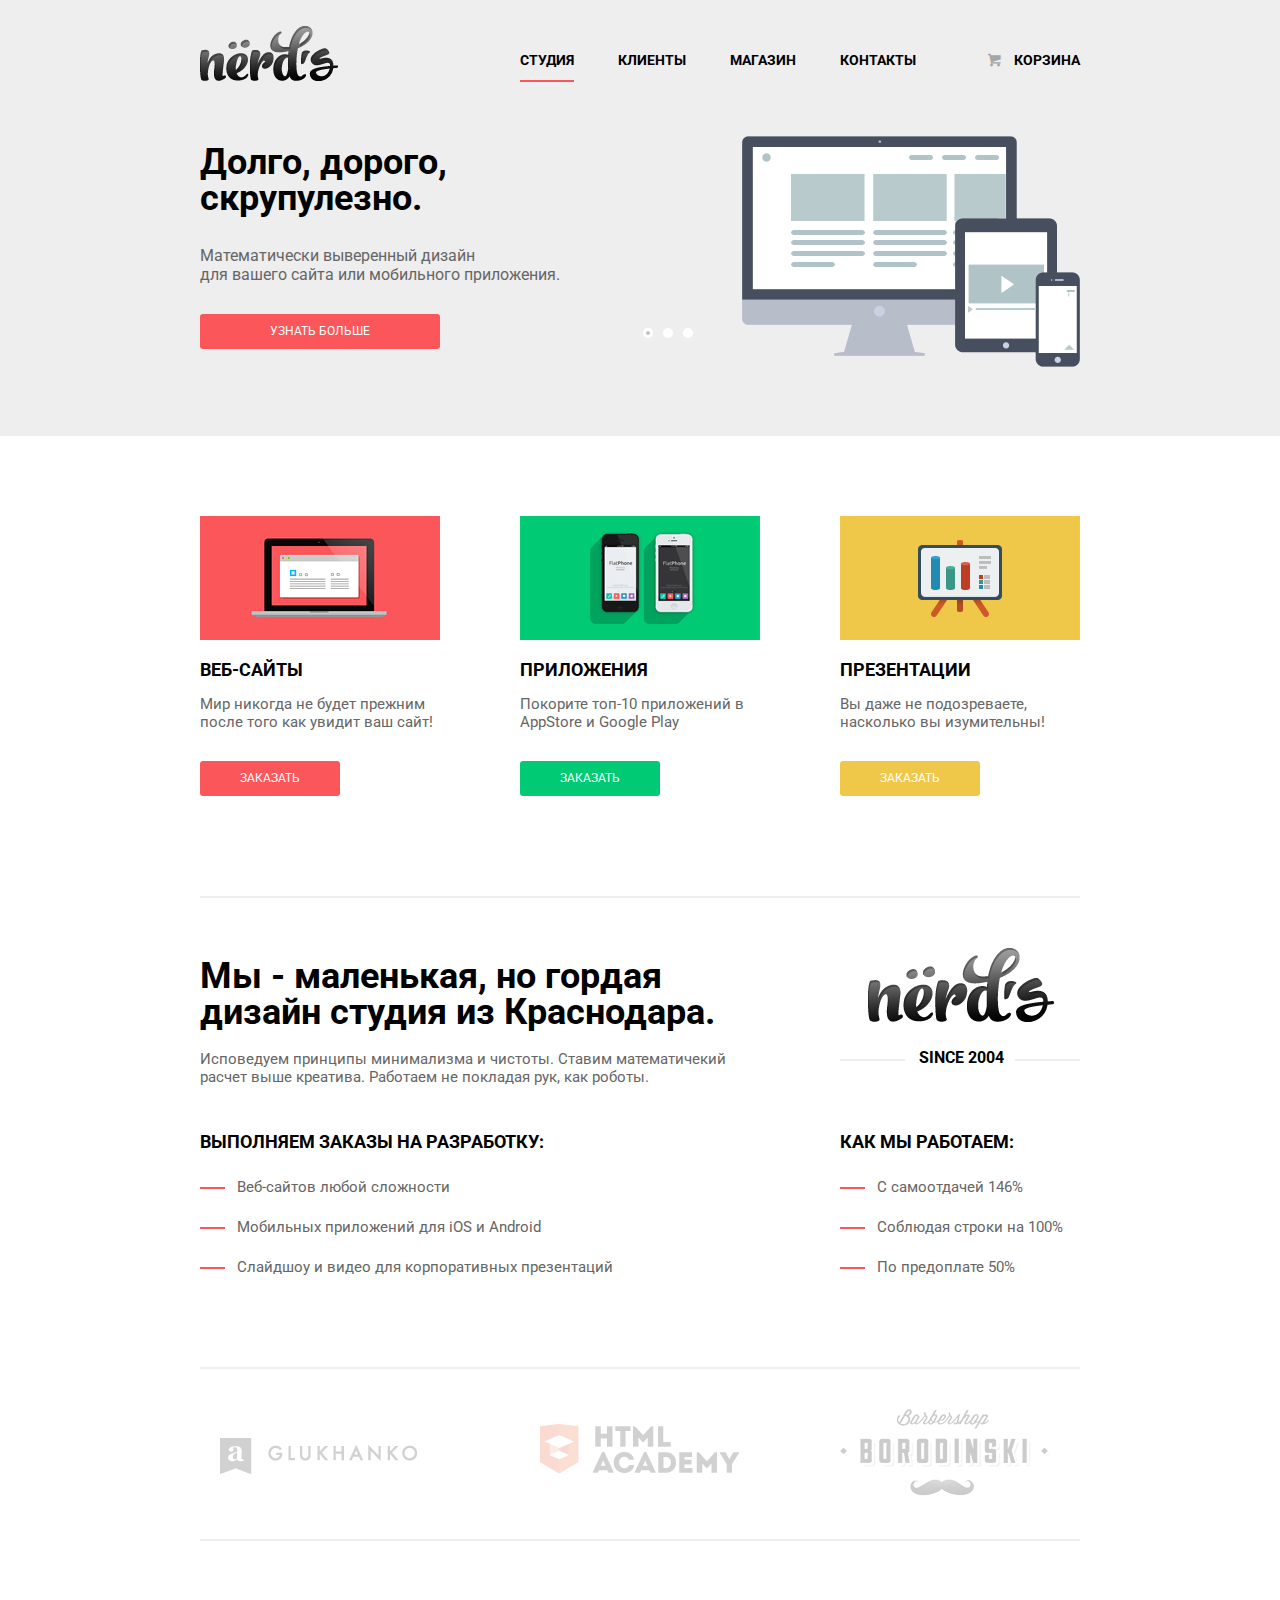
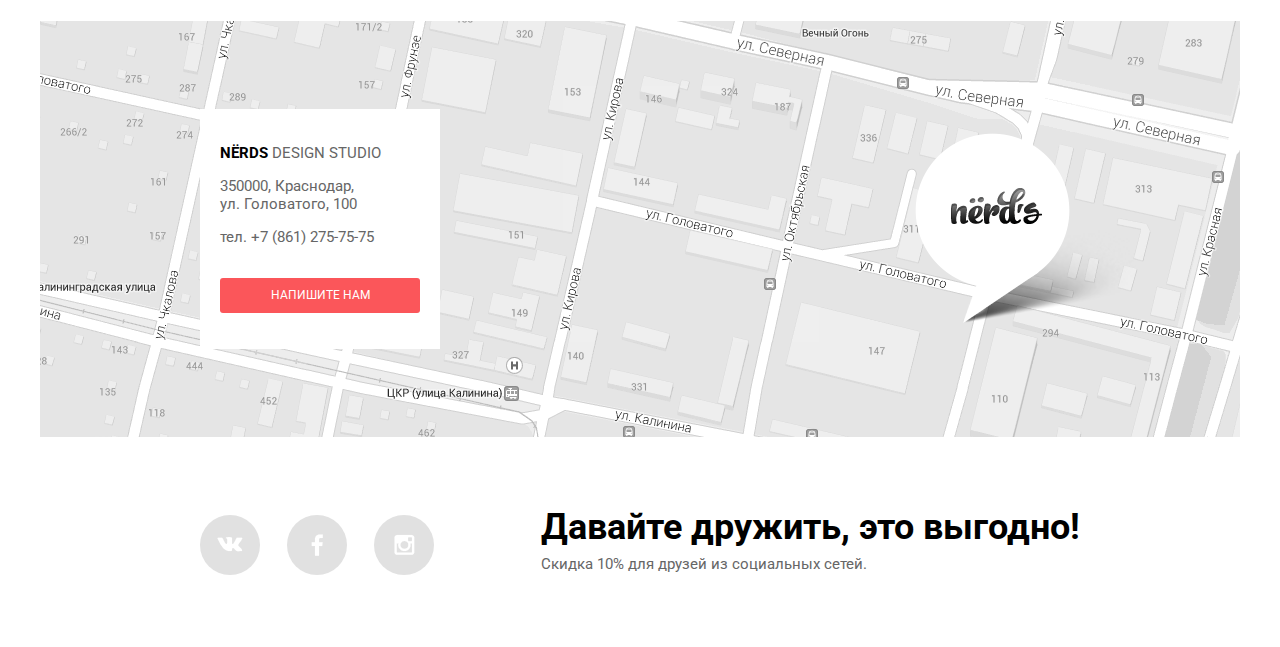
<file: index.html>
<!DOCTYPE html>
<html>
<head>
	<title>nerds</title>
	<link rel='stylesheet' href='main.css'>
	<meta charset="UTF-8">
	<link rel="stylesheet" href="css/symbols-nerds.css">
	<link href='http://fonts.googleapis.com/css?family=Roboto&subset=latin,cyrillic' rel='stylesheet' type='text/css'>
</head>
<body>
	<header>

		<div class="header-width">

			<div class='top-line'>

				<a class='logo' href="index.html"><img src="img/logo.png"></a>

				<ul class='nav-menu'>
					<li><a href='index.html' class='active-menu'>студия</a></li>
					<li><a href='#'>клиенты</a></li>
					<li><a href='catalog.html'>магазин</a></li>
					<li><a href='#'>контакты</a></li>
					<a class='cart' href='#'><span class='icon-basket'></span>корзина</a>
				</ul>

			</div>

			<div class='slider'>

				<input type="radio" id="btn-1" name="toggle" checked>
				<input type="radio" id="btn-2" name="toggle">
				<input type="radio" id="btn-3" name="toggle">

				<div class='controls'>
					<label for="btn-1"></label>
					<label for="btn-2"></label>
					<label for="btn-3"></label>
				</div>

				<div class='slider-inner'>

					<div class="slide slide-1">
						<div class='slide-info'>
							<h1>Долго, дорого,<br>скрупулезно.</h1>
							<p>Математически выверенный дизайн<br>
								для вашего сайта или мобильного приложения.</p>
							<a class="btn btn-know-more" href='#'>УЗНАТЬ БОЛЬШЕ</a>
						</div>
						<div class='slide-img'>
							<img src='img/slide-1.png' alt='image'>
						</div>
					</div>

					<div class="slide slide-2">
						<div class='slide-info'>
							<h1>Любите ли вы математику, как любим ее мы?</h1>
							<p>Нашим дизайнерам мы удаляем нейроны, ответственные<br>
								за креатив, чтобы дать им возможность все просчитать</p>
							<a class="btn btn-know-more" href='#'>УЗНАТЬ БОЛЬШЕ</a>
						</div>
						<div class='slide-img'>
							<img src='img/slide-2.png' alt='image'>
						</div>
					</div>

					<div class="slide slide-3">
						<div class='slide-info'>
							<h1>Только наркотики,<br>только хардкор!</h1>
							<p>Все дизайнерские решения в нашей компании принимаются<br>
								только под воздействием качественных галлюциногенов</p>
							<a class="btn btn-know-more" href='#'>УЗНАТЬ БОЛЬШЕ</a>
						</div>
						<div class='slide-img'>
							<img src='img/slide-3.png' alt='image'>
						</div>
					</div>

			</div>
		</div>
	</div>

	</header>

	<main>

			 <div class='services'>

						<div class='col-1-3'>
							<img src="img/service-1.png">
							<h2>веб-сайты</h2>
							<p>Мир никогда не будет прежним<br>после того как увидит ваш сайт!</p>
							<a class='btn btn-order btn-order-1' href='#'>заказать</a>
						</div>

						<div class='col-1-3'>
							<img src="img/service-2.png">
							<h2>приложения</h2>
							<p>Покорите топ-10 приложений в AppStore и Google Play</p>
							<a class='btn btn-order btn-order-2' href='#'>заказать</a>
						</div>

						<div class='col-1-3'>
							<img src="img/service-3.png">
							<h2>презентации</h2>
							<p>Вы даже не подозреваете, насколько вы изумительны!</p>
							<a class='btn btn-order btn-order-3' href='#'>заказать</a>
						</div>

				</div>

				<div class='main-section'>
					<h1>Мы - маленькая, но гордая дизайн студия из Краснодара.</h1>
					<p>Исповедуем принципы минимализма и чистоты. Ставим математичекий расчет выше креатива. Работаем не покладая рук, как роботы.</p>
				</div>

				<div class='aside'>
					<img class='logo-image' src="img/logo-big.png">
					<div class='since'>SINCE 2004</div>
				</div>

				<div class='main-section'>
					<h2>выполняем заказы на разработку:</h2>
					<ul>
						<li class='list-order'>Веб-сайтов любой сложности</li>
						<li class='list-order'>Мобильных приложений для iOS и Android</li>
						<li class='list-order'>Слайдшоу и видео для корпоративных презентаций</li>
					</ul>
				</div>

				<div class='aside'>
					<h2>как мы работаем:</h2>
					<ul>
						<li class='list-order'>С самоотдачей 146%</li>
						<li class='list-order'>Соблюдая строки на 100%</li>
						<li class='list-order'>По предоплате 50%</li>
					</ul>
				</div>


				<div class='partners'>
					<a class='col-1-3' href='#'><img src='img/logo-glukhanko-active.png'></a>
					<a class='col-1-3' href='#'><img src='img/logo-academy-active.png'></a>
					<a class='col-1-3' href='#'><img src='img/logo-barbershop-active.png'></a>
				</div>

	</main>

	<footer>
		<div class='map'>
			<div class='map-width'>
					<div class='address'>
						<p><strong>NЁRDS</strong> DESIGN STUDIO</p>
						<p>350000, Краснодар,<br> ул. Головатого, 100</p>
						<p>тел. +7 (861) 275-75-75</p>
						<a class='btn btn-write-us' href='#'>НАПИШИТЕ НАМ</a>

						<div class='feedback-popup'>
							<form class="feedback-form" action="/auth" method="post">
								<label class='label-text-1' for="name">Ваше имя:</label>
								<label class='label-text-2' for="email">Ваше e-mail:</label>
								<input class="name-field" name="name" id="name" placeholder="Представьтесь, пожалуйста" type="text">
								<input class="email-field" name="email" id="email" placeholder="Для отправки ответа" type="text">
								<label for="letter-field">Текст письма:</label>
								<textarea rows="6" name="letter-field" id="letter-field">В свободной форме</textarea>
								<input class="btn btn-submit" value="Отправить" type="submit">
								<input class="btn btn-submit btn-submit-close" value="Отменить" type="submit">
							</form>
						</div>

					</div>
					<img class='map-label' src='img/map-label.png'>
				</div>
			</div>
		<div class="footer-footer">
			<div class='social-networks'>
				<a class='icon-social icon-social-vk' href='#'></a>
				<a class='icon-social icon-social-fb' href='#'></a>
				<a class='icon-social icon-social-inst' href='#'></a>
			</div>
			<div class="footer-text">
				<h1>Давайте дружить, это выгодно!</h1>
				<p>Скидка 10% для друзей из социальных сетей.</p>
			</div>
		</div>
	</footer>
 </body>
 </html>
</file>
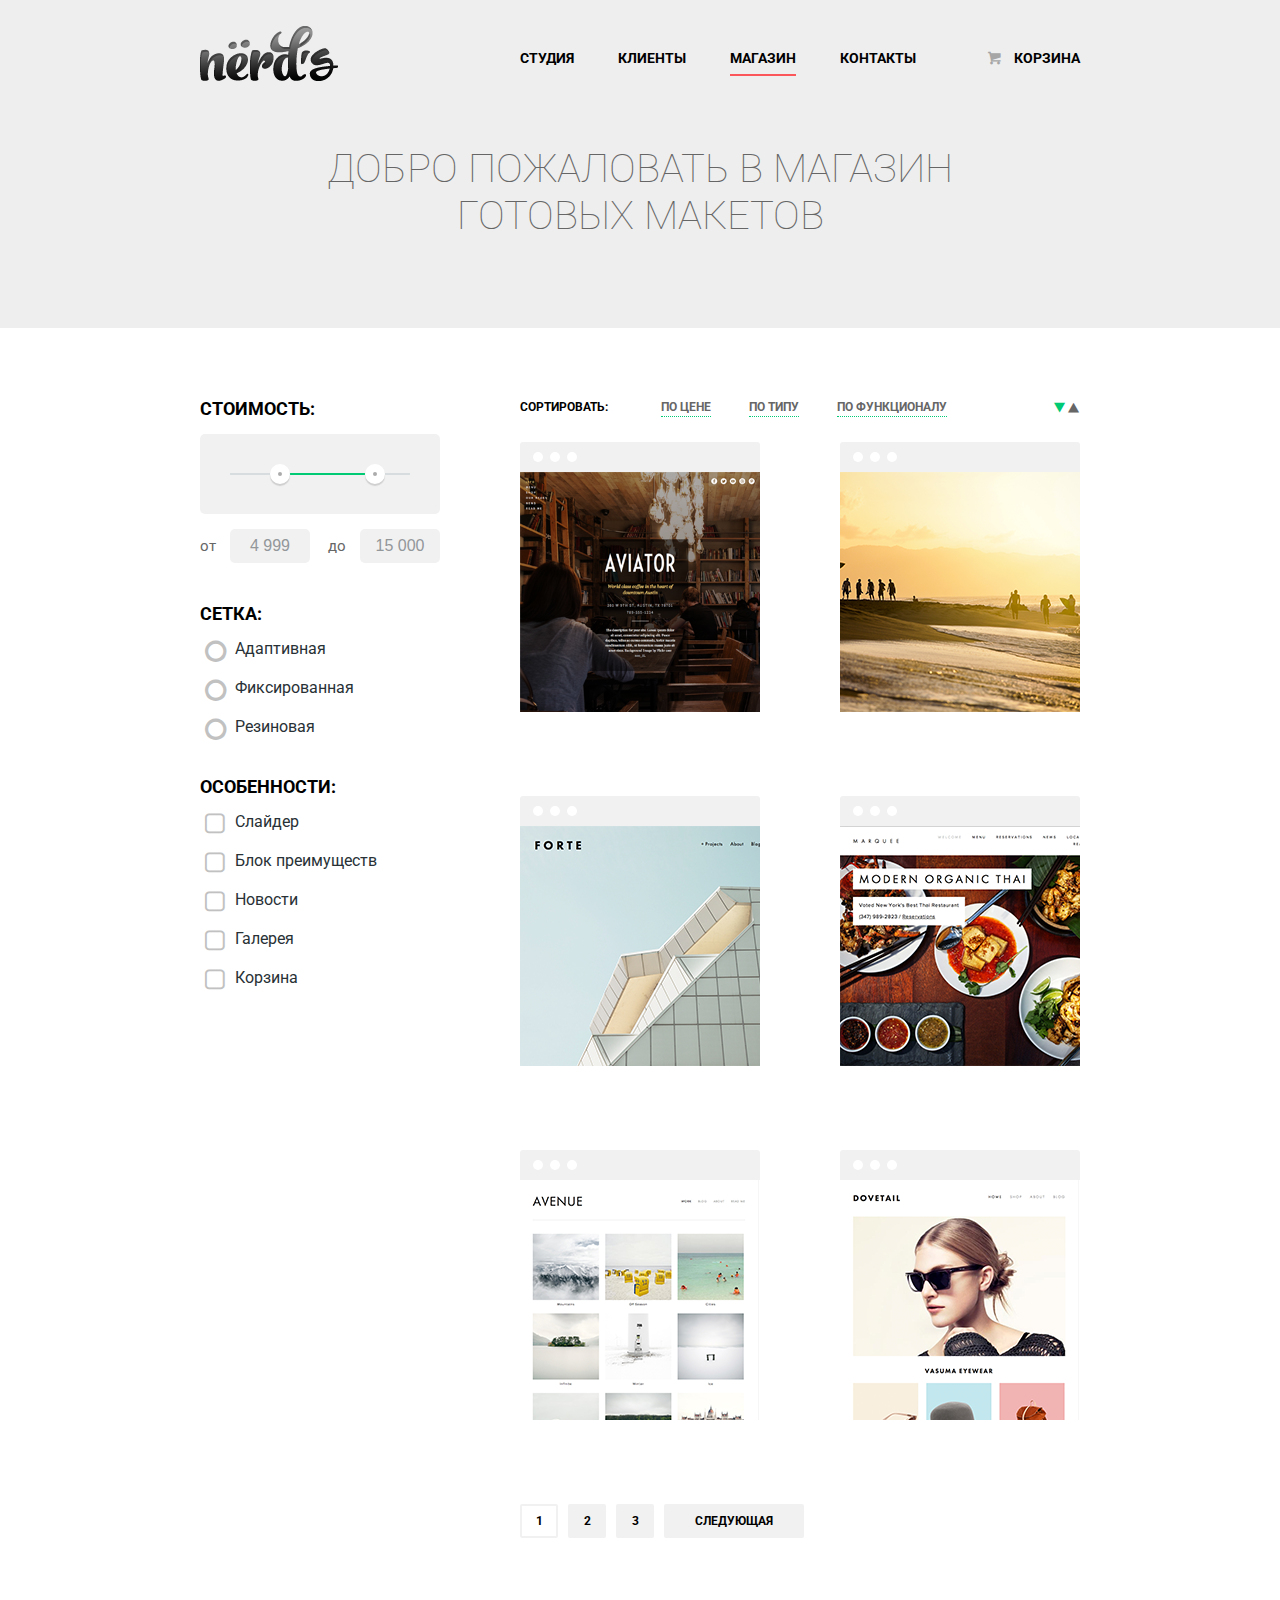
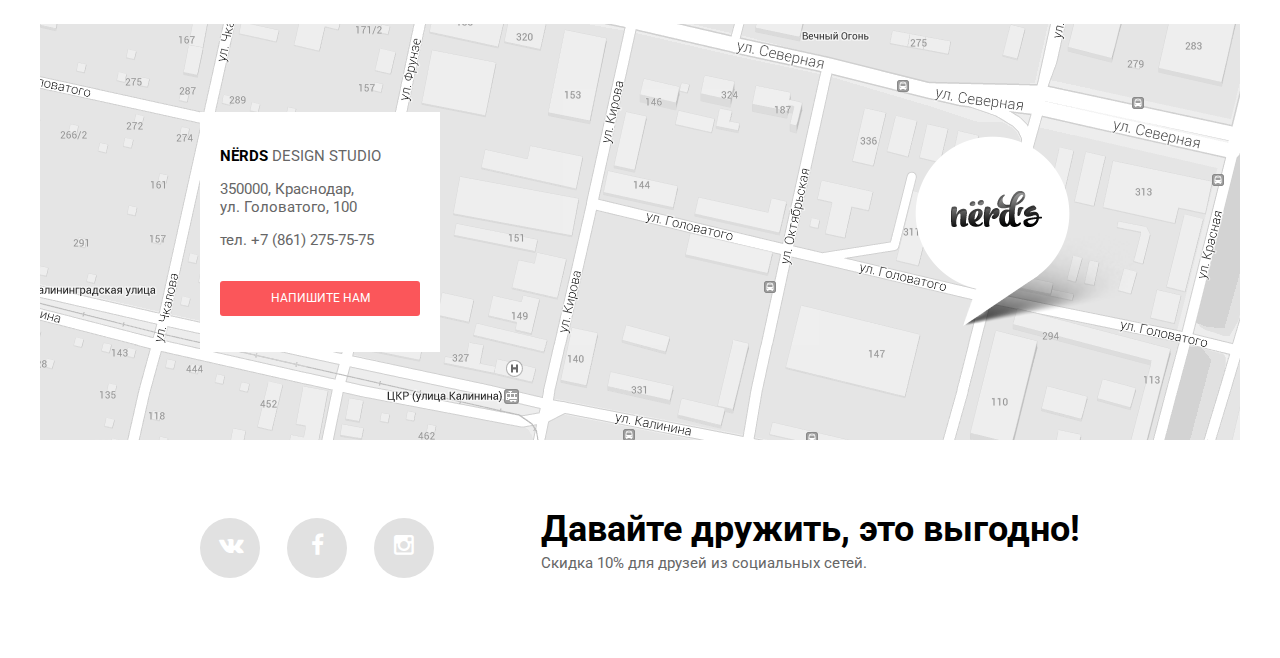
<file: catalog.html>
<!DOCTYPE html>
<html>
<head>
	<title>catalog</title>
	<link rel='stylesheet' href='main-2.css'>
	<meta charset="UTF-8">
	<link rel="stylesheet" href="css/symbols-nerds.css">
	<link href='http://fonts.googleapis.com/css?family=Roboto&subset=latin,cyrillic' rel='stylesheet' type='text/css'>
</head>
<body>
	<header>

		<div class="header-width">

			<div class='top-line'>

				<a class='logo' href="index.html"><img src="img/logo.png"></a>

				<ul class='nav-menu'>
					<li><a href='index.html'>студия</a></li>
					<li><a href='#'>клиенты</a></li>
					<li><a href='catalog.html' class='active-menu'>магазин</a></li>
					<li><a href='#'>контакты</a></li>
					<a class='cart' href='#'><span class='icon-basket'></span>корзина</a>

				</ul>

			</div>

			<div class='mega-title'>ДОБРО ПОЖАЛОВАТЬ В МАГАЗИН ГОТОВЫХ МАКЕТОВ</div>

	</div>

	</header>

	<main>

		<aside>

			<div class="range-filter">
				<h2>СТОИМОСТЬ:</h2>
				<div class="range-controls">
					<div class="scale"><div style="margin-left:50px;width:100px;" class="bar"></div></div>
					<div class="toggle min-toggle"></div>
					<div class="toggle max-toggle"></div>
				</div>
				<div class="price-controls">
					от <input class="min-price" type="text" value="4 999">
					до <input class="max-price" type="text" value="15 000">
				</div>
			</div>

			<form class='grid-form'>
				<h2>СЕТКА:</h2>

				<div class='form-row'>
					<input type='radio' name='grid-type' id='grid-type-1'></input>
					<label for='grid-type-1'>
						<span class='icon-circle'></span>
						Адаптивная
					</label>
				</div>

				<div class='form-row'>
					<input type='radio' name='grid-type' id='grid-type-2'></input>
					<label for='grid-type-2'>
						<span class='icon-circle'></span>
						Фиксированная
					</label>
				</div>

				<div class='form-row'>
					<input type='radio' name='grid-type' id='grid-type-3'></input>
					<label for='grid-type-3'>
						<span class='icon-circle'></span>
						Резиновая
					</label>
				</div>

			</form>



			<form class='features-form'>

				<h2>ОСОБЕННОСТИ:</h2>

				<div class='form-row'>
					<input type='checkbox' name='features-slider' id='features-1'></input>
					<label for='features-1'>
						<span class='icon-check-off'></span>
						Слайдер
					</label>
				</div>

				<div class='form-row'>
					<input type='checkbox' name='features-block' id='features-2'></input>
					<label for='features-2'>
						<span class='icon-check-off'></span>
						Блок преимуществ
					</label>
				</div>

				<div class='form-row'>
					<input type='checkbox' name='features-news' id='features-3'></input>
					<label for='features-3'>
						<span class='icon-check-off'></span>
						Новости
					</label>
				</div>

				<div class='form-row'>
					<input type='checkbox' name='features-gallery' id='features-4'></input>
					<label for='features-4'>
						<span class='icon-check-off'></span>
						Галерея
					</label>
				</div>

				<div class='form-row'>
					<input type='checkbox' name='features-cart' id='features-5'></input>
					<label for='features-5'>
						<span class='icon-check-off'></span>
						Корзина
					</label>
				</div>

			</form>

		</aside>

		<div class="sorting">

				<span class='sort-caption'>СОРТИРОВАТЬ:</span>
				<a class='sort-by' href='#'>ПО ЦЕНЕ</a>
				<a class='sort-by' href='#'>ПО ТИПУ</a>
				<a class='sort-by' href='#'>ПО ФУНКЦИОНАЛУ</a>
				<a class='icon-up-dir' href='#'></a>
				<a class='icon-down-dir' href='#'></a>

		</div>

		<div class="container">

			<div class='item'>
				<a class='template-item' href="#">
					<div class='window-border'>
						<div class='circle'></div>
					</div>
					<img src="img/template-1.png" alt="template image">
					<div class='active-item'>
						<h3>AVIATOR</h3>
						<p>Интернет-магазин<br> с личным кабинетом</p>
						<a class='btn-item' href='#'>10 000 Р.</a>
					</div>
				</a>
			</div>

			<div class='item'>
				<a class='template-item' href="#">
					<div class='window-border'>
						<div class='circle'></div>
					</div>
					<img src="img/template-2.png" alt="template image">
					<div class='active-item'>
						<h3>SUNSET</h3>
						<p>Интернет-магазин<br> с личным кабинетом</p>
						<a class='btn-item' href='#'>10 000 Р.</a>
					</div>
				</a>
			</div>

			<div class='item'>
				<a class='template-item' href="#">
					<div class='window-border'>
						<div class='circle'></div>
					</div>
					<img src="img/template-3.png" alt="template image">
				</a>
					<div class='active-item'>
						<h3>FORTE</h3>
						<p>Интернет-магазин<br> с личным кабинетом</p>
						<a class='btn-item' href='#'>10 000 Р.</a>
					</div>
				</a>
			</div>

			<div class='item'>
				<a class='template-item' href="#">
					<div class='window-border'>
						<div class='circle'></div>
					</div>
					<img src="img/template-4.png" alt="template image">
				</a>
					<div class='active-item'>
						<h3>MARQUEE</h3>
						<p>Интернет-магазин<br> с личным кабинетом</p>
						<a class='btn-item' href='#'>10 000 Р.</a>
					</div>
				</a>
			</div>

			<div class='item'>
				<a class='template-item' href="#">
					<div class='window-border'>
						<div class='circle'></div>
					</div>
					<img src="img/template-5.png" alt="template image">
				</a>
					<div class='active-item'>
						<h3>AVENUE</h3>
						<p>Интернет-магазин<br> с личным кабинетом</p>
						<a class='btn-item' href='#'>10 000 Р.</a>
					</div>
				</a>
			</div>

			<div class='item'>
				<a class='template-item' href="#">
					<div class='window-border'>
						<div class='circle'></div>
					</div>
					<img src="img/template-6.png" alt="template image">
				</a>
					<div class='active-item'>
						<h3>DOVETAIL</h3>
						<p>Интернет-магазин<br> с личным кабинетом</p>
						<a class='btn-item' href='#'>10 000 Р.</a>
					</div>
				</a>
			</div>

			<ul class='page-number-block'>
				<li class='selected-page-number'><a class='page-number digit active-page' href='#'>1</a></li>
				<li class='selected-page-number'><a class='page-number digit' href='#'>2</a></li>
				<li class='selected-page-number'><a class='page-number digit' href='#'>3</a></li>
				<li class='selected-page-number'><a class='page-number next-page' href='#'>СЛЕДУЮЩАЯ</a></li>
			</ul>

		</div>



	</main>

	<footer>
		<div class='map'>
			<div class='map-width'>
					<div class='address'>
						<p><strong>NЁRDS</strong> DESIGN STUDIO</p>
						<p>350000, Краснодар,<br> ул. Головатого, 100</p>
						<p>тел. +7 (861) 275-75-75</p>
						<a class='btn btn-write-us' href="#">НАПИШИТЕ НАМ</a>
					</div>
					<img class='map-label' src='img/map-label.png'>
				</div>
			</div>
		<div class="footer-footer">
			<div class='social-networks'>
				<a class='social' href='#'><div class='icon-social icon-vk'></div></a>
				<a class='social' href='#'><div class='icon-social icon-facebook'></div></a>
				<a class='social' href='#'><div class='icon-social icon-instagramm'></div></a>
			</div>
			<div class="footer-text">
				<h1>Давайте дружить, это выгодно!</h1>
				<p>Скидка 10% для друзей из социальных сетей.</p>
			</div>
		</div>
	</footer>
 </body>
 </html>
</file>
<file: main.css>
body {
	margin: 0;
	font-family: 'Roboto', sans-serif;
	font-size: 15px;
	color: #666;
}

header {
	height: 436px;
	background: #eee;
}

.header-width {
	width: 880px;
	height: 435px;
	margin: 0 auto;
}

.logo {
	float: left;
	margin-top: 25px;
}

header a {
	display: inline-block;
	text-decoration: none;
	text-transform: uppercase;
	font-size: 14px;
	color: #000;
}

.nav-menu a:hover {
	color: #f87f81;
}

.nav-menu {
	float: right;
	width: 560px;
	height: 85px;
	list-style: none;
	margin-top: -10px;
}

.nav-menu .cart {
	float: right;
	margin-right: 0;
}

.nav-menu a {
	float: left;
	margin: 50px 44px 0 0;
	font-weight: bold;
	padding: 0;
}

.nav-menu a:active {
	border-bottom: 2px solid #fb565a;
}

.nav-menu .active-menu {
	padding-px;
	border-bottom: 2px solid #fb565a;
}

.basket {
	margin-right: 11px;
	margin-bottom: -2px;
}

.icon-basket {
	display: inline-block;
	text-transform: none;
	margin-right: 10px;
	color: #a6a6a6;
}

.cart:hover .icon-basket { color: #f87f81 ;}



.btn-know-more { width: 240px; }

.slider {
	position: relative;
	width: 880px;
	height: 350px;
	overflow: hidden;
}


.slider-inner {
	width: 300%;
	transition: transform .5s ease;
}


.slide {
	float: left;
	width: 880px;
	height: 350px;
}


.slide-img {
	float: right;
}

.slide-info {
	float: left;
	width: 480px;
	margin: 60px 0;
	padding: 0;
}

.slide-info h1 {
	margin: 0;
}

.slide-info p {
	font-size: 16px;
	margin: 30px 0;
}


.slide-1 .slide-img {
	margin-top: 52px;
}

.slide-2 .slide-img {
	margin-top: 60px;
}

.slide-3 .slide-img {
	margin-top: 31px;
}

.slide-img img {
	float: right;
}


.controls {
	position: absolute;
	bottom: 92px;
	left: 440px;
	text-align: center;
	z-index: 1;
}


.controls label {
	display: inline-block;
	width: 4px;
	height: 4px;
	margin: 0 3px;
	cursor: pointer;
	border: 3px solid #fff;
	border-radius: 50%;
	background: #fff;
}


.slider input[type=radio] { display: none; }

#btn-1:checked ~ .controls label[for="btn-1"],
#btn-2:checked ~ .controls label[for="btn-2"],
#btn-3:checked ~ .controls label[for="btn-3"] {	background: #c1c1c1; }

#btn-1:checked ~ .slider-inner { transform: translate(0); }
#btn-2:checked ~ .slider-inner { transform: translate(-880px); }
#btn-3:checked ~ .slider-inner { transform: translate(-1760px); }


main {
	width: 880px;
	margin: 0 auto;
	background: #555;
}

h1 {
	line-height: 36px;
	color: #000;
	font-size: 36px;
}

h2 {
	color: #000;
	font-size: 18px;
	text-transform: uppercase;
}

h3 {
	color: #000;
	font-size: 16px;
	text-transform: uppercase;
}

.btn {
	display: block;
	padding: 10px 0 11px 0;
	text-decoration: none;
	text-transform: uppercase;
	border-radius: 3px;
	background: #fb565a;
	color: #fff;
	text-align: center;
	font-size: 12px;
}

.btn:hover { background: #d6494d; }

.btn:active { background: #b63538; }

.btn-order {
	display: block;
	width: 140px;
	margin-top: 30px;
	font-size: 12px;
}

.btn-order-2 { background: #00ca74; }

.btn-order-3 { background: #efc84a; }

.btn-order-2:hover { background: #01a25e; }

.btn-order-3:hover { background: #d6ae2c; }

.btn-order-2:active { background: #009053; }

.btn-order-3:active { background: #c09b24; }

.services {
	float: right;
	margin: 80px 0 50px 0;
	border-bottom: 2px solid #eee;
}

.services .col-1-3 {
	float: left;
	width: 240px;
	height: 380px;
	margin-right: 80px;
}

.services .col-1-3:last-child {
	margin-right: 0;
}


.main-section {
	float: left;
	width: 560px;
	margin: 0;
}

.aside {
	float: right;
	width: 240px;
	margin: 0;
}

ul {
	list-style: none;
	margin: 0;
	padding: 0;
	line-height: 40px;
}

.main-section h1 {
	margin-top: 10px;
	margin-bottom: 0;
}

.main-section p {
	margin-top: 20px;
	margin-bottom: 30px;
}


.list-order:before {
	content: '';
	display: inline-block;
	vertical-align: middle;
	position: relative;
	width: 25px;
	height: 2px;
	margin-right: 12px;
	background: #fb565a;
}


.logo-image {
	display: block;
	margin: 0 auto;
}

.since {
	margin-top: 25px;
	font-size: 16px;
	font-weight: bold;
	color: #000;
}

.since:before {
	content: '';
	display: block;
	float: left;
	position: relative;
	top: 11px;
	margin-right: 14px;
	background: #eee;
	width: 65px;
	height: 2px;
}

.since:after {
	content: '';
	display: block;
	float: right;
	position: relative;
	top: 11px;
	background: #eee;
	width: 65px;
	height: 2px;
}

aside h3 {
	display: block;
}

.partners {
	float: left;
	width: 880px;
	margin: 80px 0;
	border-top: 2px solid #eee;
	border-bottom: 2px solid #eee;
}

.partners .col-1-3 {
	display: inline-block;
	vertical-align: middle;
	float: left;
	width: 240px;
	height: 130px;
	line-height: 200px;
	background-position: center;
	background-repeat: no-repeat;
	margin: 0 60px 0 20px;
	opacity: .2;
}

.partners .col-1-3:hover {
	opacity: 1;
}

.partners .col-1-3:last-child {
	margin: 40px 0 0 0;
}

footer {
	width: 100%px;
	height: 634px;
	background: #fff;
}

.map {
	position: relative;
	float: left;
	width: 100%;
	height: 416px;
	background: url('img/map.png') center no-repeat;
}

.map-width {
	margin: 0 auto;
	width: 880px;
}

.address {
	float: left;
	width: 200px;
	height: 200px;
	margin: 88px 0 0 0;
	padding: 20px;
	background: #fff;
}

.address p strong {
	color: #000;
}

.btn-write-us {
	display: block;
	width: 200px;
	margin-top: 32px;
	cursor: pointer;
}

.map-label {
	position: absolute;
	z-index: 5;
	top: 112px;
	left: 915px;
}

.footer-footer {
	clear: both;
	width: 880px;
	height: 210px;
	margin: 0 auto;
}

.social-networks {
	float: left;
	width: 280px;
	margin-top: 78px;
}

.icon-social {
	display: block;
	float: left;
	width: 60px;
	height: 60px;
	border-radius: 50%;
	background-color: #e1e1e1;
	background-position: center;
	background-repeat: no-repeat;
	margin-right: 27px;
}

.icon-social:hover {	background-color: #fb565a; }

.icon-social:active {	background-color: #d6494d; }

.icon-social-vk {	background-image: url('img/icon-vk.png'); }

.icon-social-fb {	background-image: url('img/icon-fb.png'); }

.icon-social-inst {	background-image: url('img/icon-inst.png'); }

.footer-text {
	float: right;
	margin-top: 44px;
}

.footer-text h1 {
	font-size: 36px;
	margin-top: 28px;
	margin-bottom: 0;
	color: #000;
}

.footer-text p {
	margin-top: 10px;
}

/*--------------------popup----------------------------*/

.feedback-popup {
		display: none;
		position: fixed;
		left: 24%;
		top: 50px;
		width: 520px;
		z-index: 10;
		min-height: 300px;
		padding: 50px 90px 50px 80px;
		background: #fff;
		-webkit-box-shadow: 0px 0px 40px rgba(0, 0, 0, 0.75);
		-moz-box-shadow:    0px 0px 40px rgba(0, 0, 0, 0.75);
		box-shadow:         0px 0px 40px rgba(0, 0, 0, 0.75);
}

.address:active .feedback-popup {
	display: block;
}


.feedback-form input:focus {
		outline: none;
}

.feedback-form label {
	display: inline-block;
	width: 240px;
}
.feedback-form input {
		display: inline-block;
		margin-right: 20px;
}


.feedback-form label:nth-child(2n),
.feedback-form input:nth-child(2n) {
		margin-right: 0;
}

.feedback-form input[type="text"],
.feedback-form textarea {
		font-size: 12px;
		font-weight: bold;
		line-height: 18px;
		color: #000;
		text-transform: uppercase;
		padding: 10px 0 10px 15px;
		border: 2px solid #d7dcde;
		border-radius: 2px;
}


.feedback-form input[type="text"]:hover,
.feedback-form textarea:hover {
		border-color: #a2a9ac;
}
.feedback-form input[type="text"]:focus,
.feedback-form textarea:focus {
		border-color: #56bffb;
}
.feedback-form label {
		font-size: 16px;
		line-height: 18px;
		font-weight: 500;
		color: #000;
		margin-bottom: 10px;
}
.feedback-form input[type="text"] {
		width: 220px;
		margin-bottom: 25px;
}
.feedback-form textarea {
		width: 480px;
		resize: none;
		margin-bottom: 45px;
}
.feedback-form .btn-submit {
		width: 240px;
		padding: 10px;
		text-align: center;
		border: none;
		border-radius: 2px;
}

.feedback-form .btn-submit-close {
	width: 240px;
	color: #000;
	background: #f1f1f1;
}

.btn-submit-close:hover {
	background: #e5e5e5;
}
</file>
<file: css/symbols-nerds.css>
@charset "UTF-8";

 @font-face {
	font-family: 'symbols-nerds';
	src: url('../font/symbols-nerds.eot?94604853');
	src: url('../font/symbols-nerds.eot?94604853#iefix') format('embedded-opentype'),
			 url('../font/symbols-nerds.woff?94604853') format('woff'),
			 url('../font/symbols-nerds.ttf?94604853') format('truetype'),
			 url('../font/symbols-nerds.svg?94604853#symbols-nerds') format('svg');
	font-weight: normal;
	font-style: normal;
}
/* Chrome hack: SVG is rendered more smooth in Windozze. 100% magic, uncomment if you need it. */
/* Note, that will break hinting! In other OS-es font will be not as sharp as it could be */
/*
@media screen and (-webkit-min-device-pixel-ratio:0) {
	@font-face {
		font-family: 'symbols-nerds';
		src: url('../font/symbols-nerds.svg?94604853#symbols-nerds') format('svg');
	}
}
*/

 [class^="icon-"]:before, [class*=" icon-"]:before {
	font-family: "symbols-nerds";
	font-style: normal;
	font-weight: normal;
	speak: none;

	display: inline-block;
	text-decoration: inherit;
	width: 1em;
	margin-right: .2em;
	text-align: center;
	/* opacity: .8; */

	/* For safety - reset parent styles, that can break glyph codes*/
	font-variant: normal;
	text-transform: none;

	/* fix buttons height, for twitter bootstrap */
	line-height: 1em;

	/* Animation center compensation - margins should be symmetric */
	/* remove if not needed */
	margin-left: .2em;

	/* you can be more comfortable with increased icons size */
	/* font-size: 120%; */

	/* Uncomment for 3D effect */
	/* text-shadow: 1px 1px 1px rgba(127, 127, 127, 0.3); */
}

.icon-basket:before { content: '\62'; } /* 'b' */
.icon-facebook:before { content: '\66'; } /* 'f' */
.icon-twitter:before { content: '\74'; } /* 't' */
.icon-vk:before { content: '\76'; } /* 'v' */
.icon-up-dir:before { content: '\25b2'; } /* '▲' */
.icon-down-dir:before { content: '\25bc'; } /* '▼' */
.icon-circle:before { content: '\25cb'; } /* '○' */
.icon-circle-dot:before { content: '\25cf'; } /* '●' */
.icon-check-off:before { content: '\2610'; } /* '☐' */
.icon-check-on:before { content: '\2611'; } /* '☑' */
.icon-instagramm:before { content: '📷'; } /* '\1f4f7' */
</file>
<file: main-2.css>
@import url(http://fonts.googleapis.com/css?family=Roboto:100);
@font-face{
	font-family: 'symbols-nerds';
	src: url('font/symbols-nerds.eot?#iefix') format('embedded-opentype'),
			 url('font/symbols-nerds.woff') format('woff'),
			 url('font/symbols-nerds.ttf') format('truetype'),
			 url('font/symbols-nerds.svg') format('svg');
}

body {
	margin: 0;
	font-family: 'Roboto', sans-serif;
	font-size: 15px;
	color: #666;
}

header {
	height: 328px;
	background: #eee;
}

a { text-decoration: none; }

.header-width {
	width: 880px;
	margin: 0 auto;
}

.logo {
	float: left;
	margin-top: 25px;
}

.nav-menu {
	float: right;
	width: 560px;
	height: 85px;
	list-style: none;
}

header a {
	display: inline-block;
	text-decoration: none;
	text-transform: uppercase;
	font-size: 14px;
	color: #000;
}

.nav-menu a:hover {
	color: #f87f81;
}


.nav-menu .cart {
	float: right;
	margin-right: 0;
}


.icon-basket {
	display: inline-block;
	text-transform: none;
	margin-right: 10px;
	color: #a6a6a6;
}

.cart:hover .icon-basket { color: #f87f81 ;}


.nav-menu a {
	float: left;
	margin: 50px 44px 0 0;
	font-weight: bold;
	padding: 0;
}

.nav-menu a:active {
	padding-bottom: 8px;
	border-bottom: 2px solid #fb565a;
}

.nav-menu .active-menu {
	padding-bottom: 8px;
	border-bottom: 2px solid #fb565a;
}


.mega-title {
	float: left;
	width: 700px;
	margin-top: 60px;
	margin-left: 90px;
	text-align: center;
	font-size: 40px;
	font-weight: 100;
}


main {
	width: 880px;
	margin: 0 auto;
	height: 1286px;
}

aside {
	float: left;
	width: 320px;
	height: 1286px;
	margin: 0;
	padding: 0;
}

.range-filter{
		width:240px;
		margin-top: 70px;
		margin-bottom: 40px;
}
.range-controls{
		position:relative;
		height:80px;
		margin-bottom:15px;
		padding:0 30px;
		background:#f1f1f1;
		border-radius:5px;
		overflow:hidden;
}
.range-controls .scale{
		margin-top:39px;
		height:2px;
		background:#d7dcde;
}
.range-controls .bar{
		height:2px;
		background:#00ca74;
}
.range-controls .toggle{
		position:absolute;
		top:30px;
		left:30px;
		width:4px;
		height:4px;
		border:8px solid white;
		background:#ababab;
		cursor:pointer;
		border-radius:50%;
		box-shadow:0 2px 1px 0 #cfcfcf;
}
.range-controls .min-toggle{
		left:70px;
}
.range-controls .max-toggle{
		left:165px;
}
.price-controls input{
		width:60px;
		padding:8px 10px;
		margin-left:10px;
		border:none;
		background:#f1f1f1;
		font-size:16px;
		font-style:normal;
		text-align:center;
		color:#93979a;
		border-radius:5px;
}
.price-controls .min-price{
		margin-right:14px;
}
.price-controls{
		white-space:nowrap;
}



.grid-form {
	font-size: 16px;
}

.features-form {
	font-size: 16px;
	margin-top: 40px;
}


.form-row {
		position: relative;
		padding-left: 35px;
		margin-bottom: 20px;
}

.form-row label { color: #283136; }

input[type=radio], input[type=checkbox] { display: none; }

.form-row label .icon-circle:before,
.form-row label .icon-check-off:before {
		position: absolute;
		width: 0em;
		left: 0px;
		top: 0px;
		padding-right: 5px;
		font-size: 25px;
		color: #c1c1c1;
}

input:checked + label .icon-circle:before { content: '\25cf'; }
input:checked + label .icon-check-off:before { content: '\2611'; }

.form-row:hover .icon-circle:before,
.form-row:hover .icon-check-off:before { color: #b5b5b5; }


h2 {
	font-size: 18px;
	color: #000;
}


.container {
	float: left;
	width: 560px;
}

.sorting {
	float: left;
	width: 560px;
	margin: 72px 0 20px;
	font-size: 12px;
	font-weight: bold;
}

.sorting a {
	text-decoration: none;
	color: #666;
}



.sort-caption {
	margin-right: 50px;
	color: #000;
}

.sorting .icon-down-dir {
	color: #00ca74;
}

.icon-up-dir,
.icon-down-dir {
	float: right;
	padding: 0;
	margin: -6px -10px 0;
	font-size: 24px;
}

.sort-by {
	margin-right: 35px;
	padding-bottom: 2px;
	border-bottom: 1px dotted #00ca74;
}

.sort-by:hover {
	color: #444;
	border-bottom: 1px solid #00ca74;
}

.sort-by:active {
	color: #000;
	border: none;
}

.item {
	position: relative;
	float: left;
	margin-bottom: 80px;
	z-index: 1;
}

.item:nth-child(odd) {
	margin-right: 80px;
}

.item:hover .window-border { background: #797979; }

.window-border {
	width: 240px;
	height: 30px;
	position: relative;
	background: #f1f1f1;
	border-top-left-radius: 3px;
	border-top-right-radius: 3px;
	line-height: 100%;
}

.circle {
	position: absolute;
	width: 10px;
	height: 10px;
	border-radius: 50%;
	background: #fff;
	top: 10px;
	left: 30px;
}

.circle:before {
	content: '';
	position: absolute;
	width: 10px;
	height: 10px;
	border-radius: 50%;
	background: #fff;
	right: 17px;
}

.circle:after {
	content: '';
	position: absolute;
	width: 10px;
	height: 10px;
	border-radius: 50%;
	background: #fff;
	left: 17px;
}

.active-item {
	position: absolute;
	display: none;
	top: 50px;
	left: 20px;
	width: 200px;
	height: 200px;
	background: #fff;
	z-index: 10;
}



.item .active-item h3 {
		width: 140px;
		font-size: 18px;
		font-weight: bold;
		color: #000;
		margin: 30px 0 0 64px;
}

.item .active-item p {
		width: 140px;
		font-size: 14px;
		text-align: center;
		color: #283136;
		margin-top: 10px;
		margin-left: 30px;
}


.btn-item {
	display: block;
	position: absolute;
	top: 130px;
	left: 30px;
	width: 140px;
	padding: 10px 0 11px 0;
	text-decoration: none;
	border-radius: 3px;
	background: #fb565a;
	color: #fff;
	text-align: center;
	font-size: 12px;
}

.btn-item:hover { background: #d6494d; }

.btn-item:active { background: #b63538; }


.item:hover .active-item{
	display: block;
	z-index: 10;
}

.btn-buy {
	width: 140px;
	height: 38px;
}

ul {
	margin: 0;
	padding: 0;
}

.page-number-block {
	margin-left: 0;
	display: block;
	list-style: none;
}

.page-number-block .page-number{
	float: left;
	display: inline-block;
	position: relative;
	padding: 10px 0;
	margin-right: 10px;
	background: #f1f1f1;
	border-radius: 2px;
	font-weight: bold;
	font-size: 12px;
	color: #000;
	text-decoration: none;
	text-align: center;
	vertical-align: middle;
	z-index: 2;
}

.page-number-block a:hover {
	background: #e5e5e5;
}

.page-number-block .page-number:active {
	 transform: translate(0, 3px);
		-webkit-transform: translate(0, 3px);
		-o-transform: translate(0, 3px);
		-moz-transform: translate(0, 3px);
		box-shadow: 0 -3px 0 #b5b5b5;
		-moz-box-shadow: 0 -3px 0 #b5b5b5;
		-webkit-shadow: 0 -3px 0 #b5b5b5;
}

.digit {	width: 38px; }

.next-page {	width: 140px; }

.page-number-block .active-page {
	background :#fff;
	border: 2px solid #f1f1f1;
	padding: 8px 0;
	width: 34px;
}

.btn {
	display: block;
	padding: 10px 0 11px 0;
	text-decoration: none;
	text-transform: uppercase;
	border-radius: 3px;
	background: #fb565a;
	color: #fff;
	text-align: center;
	font-size: 12px;
}

.btn:hover { background: #d6494d; }

.btn:active { background: #b63538; }

.btn-order {
	display: block;
	width: 140px;
	margin-top: 30px;
	font-size: 12px;
}

footer {
	width: 100%px;
	height: 634px;
	background: #fff;
	margin-top: 10px;
}

.map {
	position: relative;
	float: left;
	width: 100%;
	height: 416px;
	background: url('img/map.png') center no-repeat;
}

.map-width {
	margin: 0 auto;
	width: 880px;
}

.address {
	float: left;
	width: 200px;
	height: 200px;
	margin: 88px 0 0 0;
	padding: 20px;
	background: #fff;
}

.address p strong {
	color: #000;
}

.btn-write-us {
	width: 200px;
	margin-top: 32px;
}

.map-label {
	position: absolute;
	top: 112px;
	left: 915px;
}

.footer-footer {
	clear: both;
	width: 880px;
	height: 210px;
	margin: 20px auto 0;
}

.social-networks {
	float: left;
	width: 280px;
	margin-top: 78px;
}

.social {
	display: block;
	float: left;
	width: 60px;
	height: 60px;
	border-radius: 50%;
	background-color: #e1e1e1;
	background-position: center;
	background-repeat: no-repeat;
	margin-right: 27px;
}

.social:hover {	background-color: #fb565a; }

.social:active {	background-color: #d6494d; }

.icon-social {
	display: block;
	margin: 14px auto;
	font-size: 23px;
	text-align: center;
	color: #fff;
}


.footer-text {
	float: right;
	margin-top: 44px;
}

.footer-text h1 {
	font-size: 36px;
	margin-bottom: 0;
	color: #000;
}

.footer-text p {
	margin-top: 4px;
}
</file>
